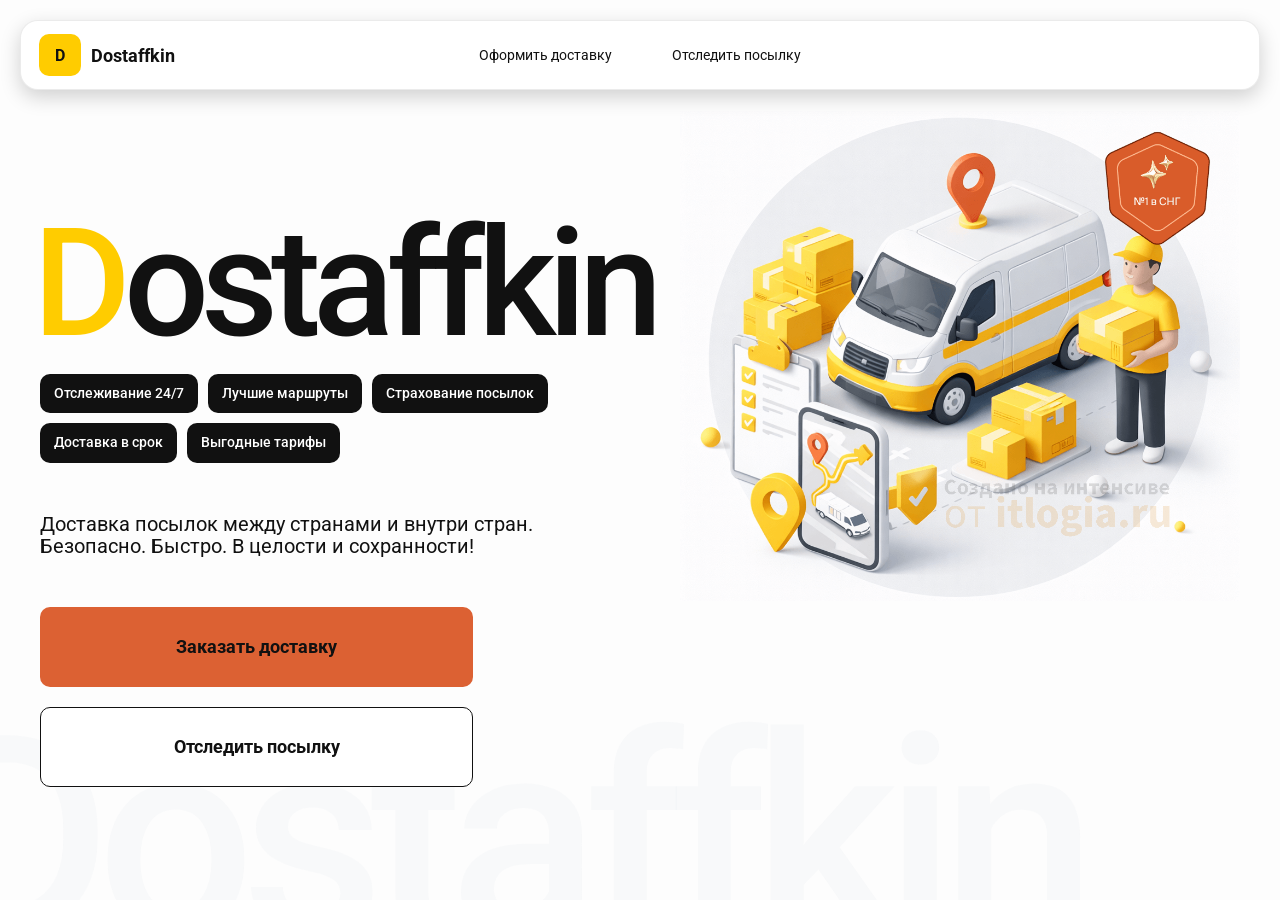
<file: index.html>
<!DOCTYPE html>
<html lang="en">

<head>
    <meta charset="UTF-8">
    <meta name="viewport" content="width=device-width,initial-scale=1,maximum-scale=1,user-scalable=0" />
    <title>Dostaffkin — Доставка посылок между странами и внутри стран. Безопасно. Быстро. В целости и сохранности!
    </title>
    <link rel="stylesheet" href="./styles/base.css">
    <link rel="stylesheet" href="./styles/base_adaptive.css">
    <link rel="stylesheet" href="./styles/index.css">
    <link rel="stylesheet" href="./styles/index_adaptive.css">
</head>

<body>
    <div class="container">
        <header class="header">
            <a class="header-brand" href="./index.html">
                <div class="header-logo">D</div>
                <div class="header-title">Dostaffkin</div>
            </a>
            <nav class="header-menu">
                <a class="header-link" href="./order.html">Оформить <span>доставку</span></a>
                <a class="header-link" href="./track.html">Отследить <span>посылку</span></a>
            </nav>
        </header>
        <main class="main">
            <section class="main-info">
                <div class="main-title">
                    <span>D</span>ostaffkin
                </div>
                <div class="main-features">
                    <div class="main-feature">Отслеживание 24/7</div>
                    <div class="main-feature">Лучшие маршруты</div>
                    <div class="main-feature">Страхование посылок</div>
                    <div class="main-feature">Доставка в срок</div>
                    <div class="main-feature">Выгодные тарифы</div>
                </div>
                <div class="main-description">
                    Доставка посылок между странами и внутри стран.
                    Безопасно. Быстро. В целости и сохранности!
                </div>
                <div class="main-actions">
                    <a class="button" type="button" href="./order.html">Заказать доставку</a>
                    <a class="button button-white" type="button" href="./track.html">Отследить посылку</a>
                </div>
            </section>
            <div class="main-title-ghost">Dostaffkin</div>
            <section class="main-image">
                <img src="./images/main-image.png" alt="Main image" />
            </section>

        </main>
    </div>
</body>

</html>
</file>
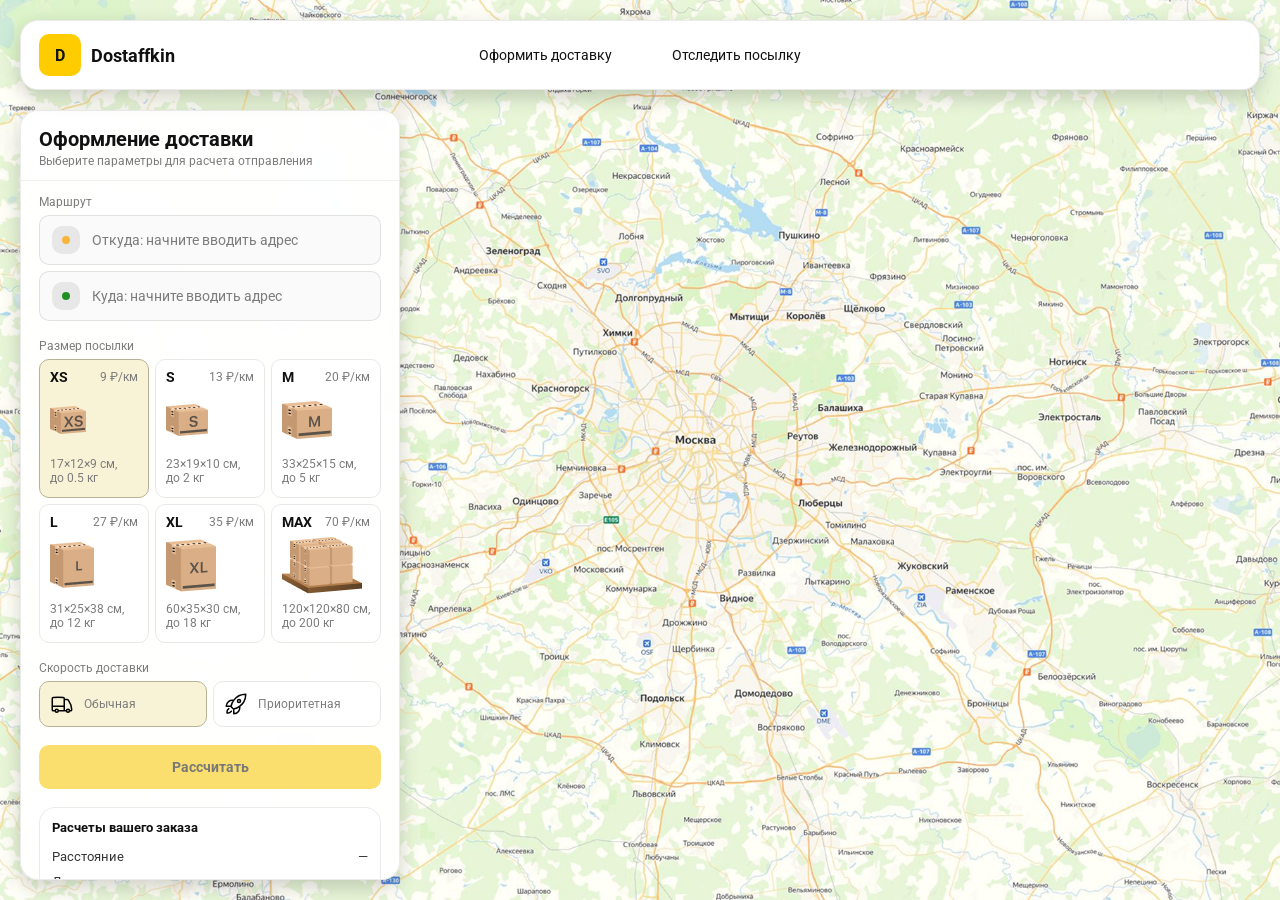
<file: order.html>
<!doctype html>
<html lang="ru">
  <head>
    <meta charset="utf-8" />
    <meta
      name="viewport"
      content="width=device-width,initial-scale=1,maximum-scale=1,user-scalable=0"
    />
    <title>Оформление доставки</title>

    <link rel="stylesheet" href="styles/base.css" />
    <link rel="stylesheet" href="styles/base_adaptive.css" />

    <link rel="stylesheet" href="styles/order.css" />
    <link rel="stylesheet" href="styles/order_adaptive.css" />
  </head>
  <body>
    <div id="map"></div>
    <header class="header">
      <a class="header-brand" href="./index.html">
        <div class="header-logo">D</div>
        <div class="header-title">Dostaffkin</div>
      </a>
      <nav class="header-menu">
        <a class="header-link" href="./order.html"
          >Оформить <span>доставку</span></a
        >
        <a class="header-link" href="./track.html"
          >Отследить <span>посылку</span></a
        >
      </nav>
    </header>
    <aside class="main" id="sidebar">
      <div class="main-header">
        <div class="main-title">Оформление доставки</div>
        <div class="main-text">Выберите параметры для расчета отправления</div>
      </div>
      <div class="main-content">
        <div class="main-route">
          <div class="main-block-title">Маршрут</div>
          <div class="main-fields">
            <div class="main-field" id="fromField">
              <div class="main-pin"></div>
              <input
                id="from"
                placeholder="Откуда: начните вводить адрес"
                autocomplete="off"
              />
              <div
                class="main-ac"
                id="fromAc"
                role="listbox"
                aria-label="Подсказки адресов"
              ></div>
            </div>

            <div class="main-field" id="toField">
              <div class="main-pin"></div>
              <input
                id="to"
                placeholder="Куда: начните вводить адрес"
                autocomplete="off"
              />
              <div
                class="main-ac"
                id="toAc"
                role="listbox"
                aria-label="Подсказки адресов"
              ></div>
            </div>
          </div>
        </div>
        <div class="main-package">
          <div class="main-block-title">Размер посылки</div>

          <div class="main-sizes">
            <div class="main-size-card is-active" data-value="xs">
              <div class="main-size-top">
                <div class="main-size-label">XS</div>
                <div class="main-size-rate">9 ₽/км</div>
              </div>
              <div class="main-size-media">
                <img src="images/sizes/xs.png" alt="Короб XS" />
              </div>
              <div class="main-size-description">
                17×12×9 см,<br />до 0.5 кг
              </div>
            </div>

            <div class="main-size-card" data-value="s">
              <div class="main-size-top">
                <div class="main-size-label">S</div>
                <div class="main-size-rate">13 ₽/км</div>
              </div>
              <div class="main-size-media">
                <img src="images/sizes/s.png" alt="Короб S" />
              </div>
              <div class="main-size-description">23×19×10 см,<br />до 2 кг</div>
            </div>

            <div class="main-size-card" data-value="m">
              <div class="main-size-top">
                <div class="main-size-label">M</div>
                <div class="main-size-rate">20 ₽/км</div>
              </div>
              <div class="main-size-media">
                <img src="images/sizes/m.png" alt="Короб M" />
              </div>
              <div class="main-size-description">33×25×15 см,<br />до 5 кг</div>
            </div>

            <div class="main-size-card" data-value="l">
              <div class="main-size-top">
                <div class="main-size-label">L</div>
                <div class="main-size-rate">27 ₽/км</div>
              </div>
              <div class="main-size-media">
                <img src="images/sizes/l.png" alt="Короб L" />
              </div>
              <div class="main-size-description">
                31×25×38 см,<br />до 12 кг
              </div>
            </div>

            <div class="main-size-card" data-value="xl">
              <div class="main-size-top">
                <div class="main-size-label">XL</div>
                <div class="main-size-rate">35 ₽/км</div>
              </div>
              <div class="main-size-media">
                <img src="images/sizes/xl.png" alt="Короб XL" />
              </div>
              <div class="main-size-description">
                60×35×30 см,<br />до 18 кг
              </div>
            </div>

            <div class="main-size-card" data-value="max">
              <div class="main-size-top">
                <div class="main-size-label">MAX</div>
                <div class="main-size-rate">70 ₽/км</div>
              </div>
              <div class="main-size-media main-size-media-palleta">
                <img src="images/sizes/max.png" alt="Паллета" />
              </div>
              <div class="main-size-description">
                120×120×80 см,<br />до 200 кг
              </div>
            </div>
          </div>
        </div>
        <div class="main-speed">
          <div class="main-block-title">Скорость доставки</div>

          <div class="main-speeds">
            <div class="main-speed-card is-active" data-value="regular">
              <img
                class="main-speed-media"
                src="images/icons/regular.svg"
                alt="Regular"
              />
              <div class="main-speed-description">Обычная</div>
            </div>
            <div class="main-speed-card" data-value="fast">
              <img
                class="main-speed-media"
                src="images/icons/fast.svg"
                alt="Fast"
              />
              <div class="main-speed-description">Приоритетная</div>
            </div>
          </div>
        </div>
        <div class="main-calculate-block">
          <button
            id="calc"
            class="button calculate-button"
            type="button"
            disabled
          >
            Рассчитать
          </button>
        </div>
        <div class="main-result" id="result">
          <div class="main-result-title">Расчеты вашего заказа</div>
          <div class="main-result-lines">
            <div class="main-result-line">
              <span>Расстояние</span><span id="distanceValue">—</span>
            </div>
            <div class="main-result-line">
              <span>Доставим через</span><span id="durationValue">—</span>
            </div>
            <div class="main-result-line">
              <span>Тариф</span><span id="rateValue">—</span>
            </div>
          </div>
          <div class="main-price">
            <div class="main-price-label">Итого</div>
            <div class="main-price-value" id="totalValue">—</div>
          </div>
        </div>
        <div class="main-order-box">
          <div class="main-order-form" id="orderForm">
            <div class="main-order-title">Оформление доставки</div>
            <div class="main-block-info-row">
              <div class="main-block-title">Контакты</div>
              <div class="order-fields">
                <div class="main-field">
                  <input
                    id="customerName"
                    placeholder="Ваше имя"
                    autocomplete="off"
                  />
                </div>
                <div class="main-field">
                  <input
                    id="customerPhone"
                    placeholder="Ваш телефон"
                    autocomplete="off"
                    inputmode="tel"
                  />
                </div>
              </div>
            </div>
            <div class="main-block-info-row extra-info">
              <div class="main-block-title">Дополнительная информация</div>
              <div class="main-field textarea">
                <textarea
                  id="comment"
                  placeholder="Детали доставки и комментарии"
                ></textarea>
              </div>
            </div>
            <button
              id="submit"
              class="button main-submit-request"
              type="button"
              disabled
            >
              Отправить заявку
            </button>
          </div>

          <div class="main-order-success" id="orderSuccess">
            <div class="main-success-icon">✓</div>
            <div class="main-success-title">Заявка отправлена!</div>
            <div class="main-success-title">
              Номер отправления – <span id="orderId"></span>
            </div>
            <div class="main-success-subtitle">Мы скоро свяжемся с вами</div>
          </div>
        </div>
      </div>
    </aside>
  </body>
</html>
</file>
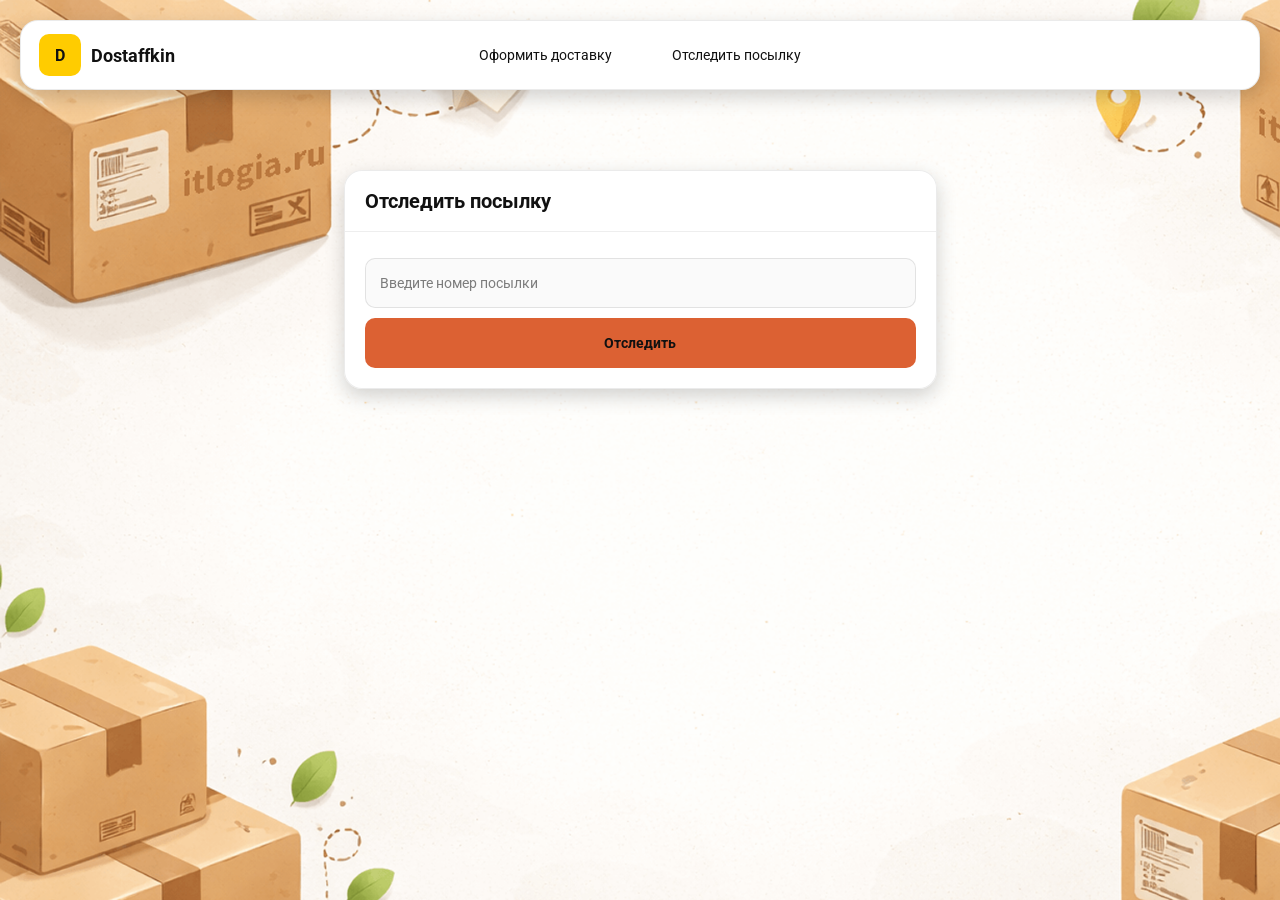
<file: track.html>
<!doctype html>
<html lang="ru">
  <head>
    <meta charset="utf-8" />
    <meta
      name="viewport"
      content="width=device-width,initial-scale=1,maximum-scale=1,user-scalable=0"
    />
    <title>Оформление доставки</title>

    <link rel="stylesheet" href="styles/base.css" />
    <link rel="stylesheet" href="styles/base_adaptive.css" />

    <link rel="stylesheet" href="styles/track.css" />
    <link rel="stylesheet" href="styles/track_adaptive.css" />
  </head>
  <body>
    <div class="container">
      <header class="header">
        <a class="header-brand" href="./index.html">
          <div class="header-logo">D</div>
          <div class="header-title">Dostaffkin</div>
        </a>
        <nav class="header-menu">
          <a class="header-link" href="./order.html">Оформить <span>доставку</span></a>
          <a class="header-link" href="./track.html">Отследить <span>посылку</span></a>
        </nav>
      </header>
      <main class="track-content">
        <section class="track-card track-search">
          <div class="track-title">Отследить посылку</div>
          <div class="track-action">
            <div class="main-field track-field">
              <input
                id="trackNumber"
                placeholder="Введите номер посылки"
                autocomplete="off"
              />
            </div>
            <button id="trackButton" class="button track-button" type="button">
              Отследить
            </button>
          </div>
        </section>
        <section class="track-card track-result" id="trackResult">
          <div class="track-result-header">
            <div class="track-id" id="trackIdValue"></div>
            <div class="track-routes">
              <div class="track-route">
                <div class="track-route-pin">
                  <svg
                    xmlns="http://www.w3.org/2000/svg"
                    fill="none"
                    viewBox="0 0 24 24"
                    stroke-width="1.5"
                    stroke="orange"
                    class="size-6"
                  >
                    <path
                      stroke-linecap="round"
                      stroke-linejoin="round"
                      d="M15 10.5a3 3 0 1 1-6 0 3 3 0 0 1 6 0Z"
                    />
                    <path
                      stroke-linecap="round"
                      stroke-linejoin="round"
                      d="M19.5 10.5c0 7.142-7.5 11.25-7.5 11.25S4.5 17.642 4.5 10.5a7.5 7.5 0 1 1 15 0Z"
                    />
                  </svg>
                </div>
                <div class="track-route-address" id="trackFromValue">
                  Откуда: Москва, улица Арбат, 1
                </div>
              </div>
              <div class="track-route track-route-arrow">
                <svg
                  xmlns="http://www.w3.org/2000/svg"
                  fill="none"
                  viewBox="0 0 24 24"
                  stroke-width="1.5"
                  stroke="currentColor"
                  class="size-6"
                >
                  <path
                    stroke-linecap="round"
                    stroke-linejoin="round"
                    d="M19.5 13.5 12 21m0 0-7.5-7.5M12 21V3"
                  />
                </svg>
              </div>
              <div class="track-route">
                <div class="track-route-pin">
                  <svg
                    xmlns="http://www.w3.org/2000/svg"
                    fill="none"
                    viewBox="0 0 24 24"
                    stroke-width="1.5"
                    stroke="green"
                    class="size-6"
                  >
                    <path
                      stroke-linecap="round"
                      stroke-linejoin="round"
                      d="M15 10.5a3 3 0 1 1-6 0 3 3 0 0 1 6 0Z"
                    />
                    <path
                      stroke-linecap="round"
                      stroke-linejoin="round"
                      d="M19.5 10.5c0 7.142-7.5 11.25-7.5 11.25S4.5 17.642 4.5 10.5a7.5 7.5 0 1 1 15 0Z"
                    />
                  </svg>
                </div>
                <div class="track-route-address" id="trackToValue">
                  Куда: Минск, проспект Независимости, 58
                </div>
              </div>
            </div>
          </div>
          <div class="track-info">
            <div class="track-status-title">Статус данной посылки:</div>
            <div class="track-status-list" id="trackStatusList">
              <div class="track-status created">
                <img
                  src="images/icons/created.svg"
                  class="track-status-icon"
                  alt="Created"
                />
                <div class="track-status-text">
                  <div class="track-status-text-state">Создан</div>
                  <div class="track-status-text-date">10.01.2026</div>
                </div>
              </div>

              <div class="track-status in-way">
                <img
                  src="images/icons/in-way.svg"
                  class="track-status-icon"
                  alt="In way"
                />
                <div class="track-status-text">
                  <div class="track-status-text-state">В пути: Москва</div>
                  <div class="track-status-text-date">18.01.2026</div>
                </div>
              </div>

              <div class="track-status ready">
                <img
                  src="images/icons/ready.svg"
                  class="track-status-icon"
                  alt="Ready"
                />
                <div class="track-status-text">
                  <div class="track-status-text-state">Готов к выдаче</div>
                  <div class="track-status-text-date">25.01.2026</div>
                </div>
              </div>

              <div class="track-status done">
                <img
                  src="images/icons/done.svg"
                  class="track-status-icon"
                  alt="Done"
                />
                <div class="track-status-text">
                  <div class="track-status-text-state">Вручен</div>
                  <div class="track-status-text-date">27.01.2026</div>
                </div>
              </div>
            </div>
          </div>
        </section>
      </main>
    </div>
  </body>
</html>
</file>
<file: styles/base.css>
*, *::before, *::after {
    box-sizing: border-box;
}
@font-face {
    font-family: "Roboto";
    src: url("../fonts/Roboto-Regular.ttf");
    font-weight: normal;
}

@font-face {
    font-family: "Roboto";
    src: url("../fonts/Roboto-Bold.ttf");
    font-weight: bold;
}

@font-face {
    font-family: "Roboto";
    src: url("../fonts/Roboto-Medium.ttf");
    font-weight: 500;
}
html, body {
    margin: 0;
    color: #111111;
    font-family: "Roboto", sans-serif;
}

body {
    background: #FDFDFD;
}
.header {
    border-radius: 18px;
    box-shadow: 0 7px 20px 0 #0000002E;
    backdrop-filter: blur(10px);
    background: #ffffff;
    left: 20px;
    border: 1px solid rgba(0, 0, 0, 0.08);
    position: fixed;
    right: 20px;
    top: 20px;
    padding: 14px 18px;
    height: 70px;
    display: flex;
    align-items: center;
    z-index: 6;
}
.header-brand {
    display: flex;
    align-items: center;
    text-decoration: none;
    gap: 10px;
}

.header-logo {
    width: 42px;
    height: 42px;
    border-radius: 10px;
    background: #FFCC00;
    display: grid;
    place-items: center;
    font-weight: bold;
    color: #111;
}

.header-title {
    font-size: 18px;
    font-weight: bold;
    color: #111111;
    text-decoration: none;
}
.header-menu {
    display: flex;
    align-items: center;
    gap: 60px;
    margin: 0;
    position: absolute;
    left: 50%;
    transform: translateX(-50%);
}

.header-link {
    font-size: 14px;
    color: #111111;
    text-decoration: none;
}
.button {
    border: 0;
    outline: none;
    height: 44px;
    border-radius: 10px;
    font-size: 14px;
    font-weight: bold;
    cursor: pointer;
    font-family: inherit;
    transition: transform .08s ease, opacity .12s ease;
    background: #DC6133;
    color: #111111;
    text-align: center;
    text-decoration: none;
}

.button:hover {
    background-color: #E5BC19;
}

.button:disabled {
    cursor: not-allowed;
    background-color: #FADE6E;
    color: #787878;
    transform: none;
}

.button.button-white {
    background: #ffffff;
    border: 1px solid #111111;
}

.button.button-white:hover {
    background: rgb(241 241 241);
}
.main-field {
    display: flex;
    align-items: center;
    margin-top: 6px;
    gap: 10px;
    border: 1px solid #1111111A;
    background: #FAFAFA;
    border-radius: 10px;
    padding: 10px 12px;
    position: relative;
    box-sizing: border-box;
    height: 50px;
}

.main-field.textarea {
    height: auto;
}

.main-pin {
    width: 28px;
    height: 28px;
    border-radius: 10px;
    background: rgba(17, 17, 17, 0.08);
    display: grid;
    place-items: center;
    flex: 0 0 auto;
    position: relative;
}

.main-pin::before {
    content: "";
    width: 8px;
    height: 8px;
    border-radius: 999px;
    background: orange;
    opacity: .75;
    display: block;
}

.main-field:last-child .main-pin::before {
    background: green;
    opacity: .85;
}

input, textarea {
    width: 100%;
    border: 0;
    outline: none;
    background: transparent;
    font-size: 14px;
    color: #111111;
    font-family: inherit;
}

textarea {
    resize: vertical;
    min-height: 72px;
    padding: 2px 0;
}

input::placeholder, textarea::placeholder {
    color: #7C7C7C;
}

.main-field:focus-within {
    border-color: rgba(0, 0, 0, 0.20);
    box-shadow: 0 0 0 4px rgba(255, 204, 0, 0.35);
    background: rgba(255, 255, 255, 0.75);
}
</file>
<file: styles/base_adaptive.css>
@media (max-width: 767px) {
    .header {
        left: 10px;
        right: 10px;
        top: 10px;
    }

    .header-link span {
        display: none;
    }

    .header-menu {
        gap: 20px;
        justify-content: flex-start;
        margin: 0 0 0 30px;
        position: static;
        transform: none;
    }
}

@media (max-width: 420px) {
    .header-title {
        display: none;
    }
}

@media (max-width: 374px) {
    .header-menu {
        gap: 10px;
        margin: 0 0 0 10px;
    }
}
</file>
<file: styles/index.css>
.container {
    overflow: hidden;
    min-height: 100vh;
}
.main {
    padding: 111px 40px 40px;
    position: relative;
    display: flex;
}
.main-info {
    max-width: 840px;
    width: 100%;
    position: relative;
}
.main-title {
    margin-top: 98px;
    font-weight: 500;
    font-size: 200px;
    line-height: 1;
    letter-spacing: -0.05em;
    color: #111111;
    left: -15px;
    position: relative;
}

.main-title span {
    color: #ffcc00;
}
.main-features {
    margin-top: 15px;
    display: flex;
    flex-wrap: wrap;
    gap: 10px;
}

.main-feature {
    background: #111111;
    color: #ffffff;
    padding: 12px 14px;
    font-weight: 500;
    font-size: 14px;
    line-height: 1.1;
    border-radius: 10px;
}
.main-description {
    margin-top: 50px;
    max-width: 500px;
    font-size: 20px;
    line-height: 1.1;
    color: #111111;
}
.main-actions {
    margin-top: 50px;
    display: flex;
    flex-direction: column;
    gap: 20px;
}

.main-actions .button {
    height: 80px;
    width: 433px;
    font-size: 18px;
    font-weight: bold;
    place-items: center;
    display: grid;
}
.main-title-ghost {
    position: absolute;
    z-index: -1;
    left: -70px;
    bottom: -150px;
    font-weight: 500;
    font-size: 278px;
    line-height: 1;
    letter-spacing: -0.05em;
    color: #ECEDF04D;
}
.main-image {
    width: 1024px;
    top: 100px;
    z-index: -2;
}

.main-image img {
    width: 100%;
    max-width: 1024px;
    height: auto;
    display: block;
}
</file>
<file: styles/index_adaptive.css>
@media (max-width: 1760px) {
    .main-title {
        font-size: 150px;
        left: -7px;
    }

    .main-info {
        max-width: 640px;
    }
}
@media (max-width: 1200px) {
    .main-info {
        max-width: 540px;
    }

    .main {
        padding: 111px 20px 20px;
    }

    .main-title {
        font-size: 120px;
        left: -4px;
    }

    .main-title-ghost {
        font-size: 220px;
    }
}
@media (max-width: 1024px) {
    .main-title {
        margin-top: 30px;
    }

    .main {
        flex-direction: column-reverse;
    }

    .main-image {
        max-width: 350px;
        position: absolute;
        left: 370px;
        top: 370px;
    }

    .main-info {
        max-width: 100%;
    }

    .main-actions {
        gap: 10px;
    }

    .main-actions .button {
        height: 50px;
        font-size: 14px;
        width: auto;
        max-width: 300px;
    }

    .main-description {
        max-width: 350px;
    }
}
@media (max-width: 570px) {
    .main-title {
        font-size: 88px;
    }

    .main-description {
        max-width: 100%
    }

    .main-actions {
       width: 100%;
    }

    .main-actions .button {
        width: 100%;
        max-width: 100%
    }

    .main-image {
        max-width: 650px;
        position: absolute;
        left: 170px;
        top: 70px;
        opacity: 0.2;
    }
}
@media (max-width: 400px) {
    .main-title {
        font-size: 70px;
    }
}
</file>
<file: styles/order.css>
#map {
    background-image: url("../images/order-bg.png");
    background-size: cover;
    position: fixed;
    inset: 0;
}
.main {
    border-radius: 18px;
    box-shadow: 0 7px 20px 0 #0000002E;
    backdrop-filter: blur(10px);
    background: rgba(255, 255, 255, 0.96);
    left: 20px;
    border: 1px solid rgba(0, 0, 0, 0.08);
    position: fixed;
    top: 110px;
    bottom: 20px;
    width: 380px;
    display: flex;
    flex-direction: column;
    overflow: hidden;
    z-index: 5;
}
.main-header {
    padding: 18px 18px 12px 18px;
    border-bottom: 1px solid rgba(0, 0, 0, 0.06);
    display: flex;
    flex-direction: column;
}

.main-title {
    font-size: 20px;
    line-height: 100%;
    font-weight: bold;
}

.main-text {
    font-size: 12px;
    margin-top: 5px;
    color: #7C7C7C;
}
.main-content {
    padding: 14px 18px 18px 18px;
    overflow: auto;
    scrollbar-width: none;
    display: flex;
    flex-direction: column;
    gap: 18px;
    flex: 1;
}
.main-block-title {
    font-size: 12px;
    color: #7C7C7C;
}

.main-route .main-block-title,
.main-package .main-block-title {
    margin-bottom: 6px;
}
.main-sizes {
    display: grid;
    gap: 6px;
    grid-template-columns: repeat(3, 1fr);
}

.main-size-card {
    border: 1px solid #E8E8E7;
    background: #FFFFFF;
    border-radius: 10px;
    padding: 10px;
    cursor: pointer;
    user-select: none;
    transition: transform .08s ease, border-color .12s ease, background .12s ease;
    min-height: 139px;
}

.main-size-card:hover {
    transform: translateY(-1px);
}

.main-size-card.is-active {
    background-color: #F8F2D6;
    border-color: #B7B196;
}

.main-size-top {
    display: flex;
    align-items: center;
    justify-content: space-between;
}

.main-size-label {
    font-weight: bold;
    font-size: 14px;
    color: #111111;
    line-height: 100%;
}

.main-size-rate {
    font-size: 12px;
    color: #7C7C7C;
    line-height: 100%;
}

.main-size-media {
    margin-top: 8px;
    height: 57px;
}

.main-size-description {
    margin-top: 8px;
    font-size: 12px;
    color: #7C7C7C;
    line-height: 1.2;
}
.calculate-button {
    width: 100%;
}
.main-result {
    border: 1px solid rgba(0, 0, 0, 0.08);
    background: rgba(255, 255, 255, 0.75);
    border-radius: 16px;
    padding: 12px;
    line-height: 1.25;
}

.main-result-title {
    font-weight: bold;
    font-size: 13px;
    color: #111111;
    margin-bottom: 13px;
}

.main-result-lines {
    gap: 8px;
    display: flex;
    flex-direction: column;
}

.main-result-line {
    font-size: 13px;
    color: rgba(17, 17, 17, 0.85);
    display: flex;
    justify-content: space-between;
}

.main-price {
    margin-top: 18px;
    padding-top: 10px;
    border-top: 1px dashed rgba(0, 0, 0, 0.12);
    display: flex;
    align-items: baseline;
    justify-content: space-between;
}

.main-price-label {
    font-size: 12px;
    color: rgba(17, 17, 17, 0.55);
}

.main-price-value {
    font-size: 20px;
    font-weight: bold;
    color: #111111;
    letter-spacing: -0.3px;
}
.main-order-box {
    background: #ffffff;
    border: 1px solid #E8E8E7;
    border-radius: 10px;
    padding: 12px;
}

.main-order-title {
    margin-bottom: 8px;
    font-weight: bold;
    font-size: 14px;
    color: #111111;
}

.main-block-info {
    display: flex;
    flex-direction: column;
    gap: 6px;
}

.order-fields {
    display: grid;
    grid-template-columns: 1fr 1fr;
    column-gap: 10px;
    margin-top: 6px;
}

.main-block-info-row.extra-info {
    display: block;
    margin-top: 13px;
}

.main-submit-request {
    width: 100%;
    margin-top: 6px;
}

.main-order-success {
    display: none;
    text-align: center;
    padding: 22px 12px;
    gap: 12px;
}

.main-order-success.is-visible {
    display: flex;
    flex-direction: column;
    align-items: center;
}

.main-success-icon {
    width: 56px;
    height: 56px;
    border-radius: 50%;
    background: #16a34a;
    color: #ffffff;
    display: grid;
    place-items: center;
    font-size: 30px;
}

.main-success-title {
    font-size: 14px;
    font-weight: bold;
    color: #111111;
}

.main-success-subtitle {
    font-size: 12px;
    color: rgba(17, 17, 17, 0.55);
    line-height: 1.3;
}
.main-speed .main-block-title {
    margin-bottom: 6px;
}

.main-speeds {
    display: grid;
    gap: 6px;
    grid-template-columns: repeat(2, 1fr);
}

.main-speed-card {
    border: 1px solid #E8E8E7;
    background: #FFFFFF;
    border-radius: 10px;
    padding: 10px;
    cursor: pointer;
    user-select: none;
    transition: transform .08s ease, border-color .12s ease, background .12s ease;
    display: flex;
    align-items: center;
    gap: 10px;
}

.main-speed-card:hover {
    transform: translateY(-1px);
}

.main-speed-card.is-active {
    background-color: #F8F2D6;
    border-color: #B7B196;
}

.main-speed-description {
    font-size: 12px;
    color: #7C7C7C;
    line-height: 1.2;
}
</file>
<file: styles/order_adaptive.css>
@media (max-width: 767px) {
    .main {
        left: 10px;
        right: 10px;
        top: 50%;
        bottom: 12px;
        width: auto;
        max-width: none;
    }
}

@media (max-width: 420px) {
    .main-sizes {
        grid-template-columns: repeat(2, 1fr);
    }
}
</file>
<file: styles/track.css>
.container {
    background: #F4F4F4 url("../images/track-bg.png");
    background-size: cover;
    min-height: 100vh;
    padding: 170px 0 50px 0;
}
.track-content {
    width: 593px;
    margin: 0 auto;
}
.track-card {
    width: 100%;
    border-radius: 18px;
    box-shadow: 0 7px 20px 0 #0000002E;
    backdrop-filter: blur(10px);
    background: rgba(255, 255, 255, 0.96);
    border: 1px solid rgba(0, 0, 0, 0.08);
}

.track-title {
    font-size: 20px;
    line-height: 100%;
    font-weight: bold;
    border-bottom: 1px solid #EEEEEE;
    padding: 20px;
}

.track-action {
    padding: 20px;
}

.track-button {
    width: 100%;
    height: 50px;
}

.track-field {
    margin-bottom: 10px;
}
.track-result {
    margin-top: 5px;
    display: none;
}

.track-result.is-visible {
    display: block;
}

.track-result-header {
    font-weight: bold;
    font-size: 14px;
    color: #111111;
    padding: 20px;
    border-bottom: 1px solid #EEEEEE;
}

.track-id {
    margin-bottom: 12px;
    font-size: 20px;
}

.track-routes {
    display: flex;
    flex-direction: column;
    gap: 10px;
    font-weight: normal;
}

.track-route {
    display: flex;
    align-items: center;
    gap: 10px;
}

.track-route-pin {
    width: 24px;
    height: 24px;
    flex-shrink: 0;
}

.track-route-arrow {
    padding: 15px 0;
    width: 24px;
    height: 24px;
}

.track-info {
    padding: 20px;
}

.track-status {
    display: flex;
    align-items: center;
    font-size: 12px;
    gap: 10px;
}

.track-status-title {
    font-size: 14px;
    color: #111111;
    margin-bottom: 20px;
}

.track-status-list {
    display: flex;
    flex-direction: column;
    gap: 15px;
}

.track-status-icon {
    width: 40px;
    height: 40px;
    border-radius: 50%;
    background: rgba(17, 17, 17, 0.08);
    display: grid;
    place-items: center;
    flex: 0 0 auto;
}

.track-status.created .track-status-icon {
    background-color: #F1CB00;
}

.track-status.in-way .track-status-icon {
    background-color: #F08A11;
}

.track-status.ready .track-status-icon {
    background-color: #A35D0A;
}

.track-status.done .track-status-icon {
    background-color: #37C93B;
}

.track-status-text {
    display: flex;
    align-items: center;
    justify-content: space-between;
    color: #111111;
    font-size: 12px;
    flex: 1;
}

.track-status-date {
    color: rgba(17, 17, 17, 0.55);
}
</file>
<file: styles/track_adaptive.css>
@media (max-width: 767px) {
    .container {
        padding: 130px 0 50px 0;
    }

    .track-content {
        width: 100%;
        padding-left: 10px;
        padding-right: 10px;
    }

    .track-result-header {
        padding: 20px;
    }
}
</file>
